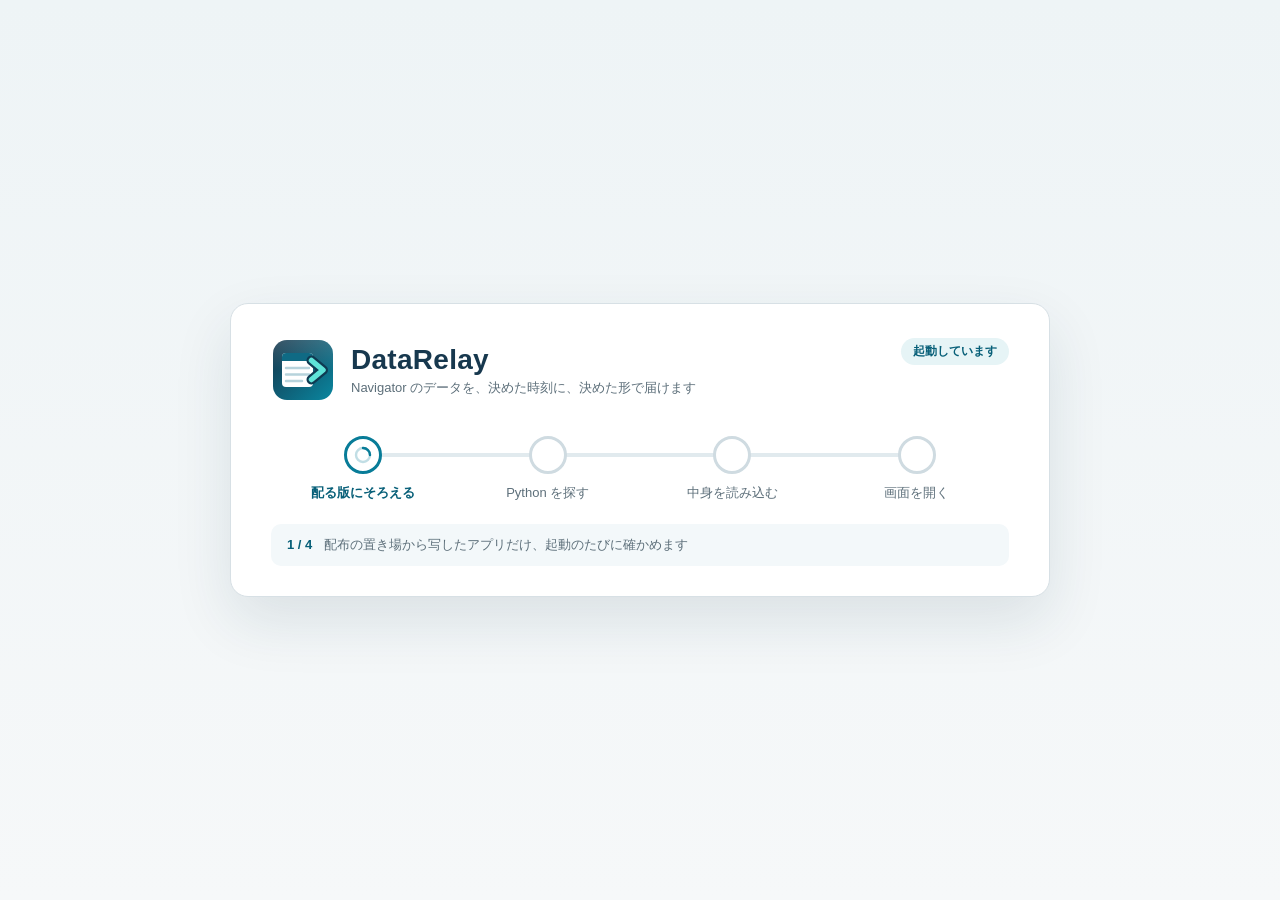
<file: desktop/splash/index.html>
<!doctype html>
<html lang="ja">
<head>
<meta charset="utf-8">
<title>DataRelay</title>
<!--
 起動画面（2.25.0。tests/ui-proposals/2026-11-brand.json の C を作った物）。
 窓（desktop/src/main.rs）が splash.step(id, state, detail) と splash.fail(title, detail) を呼ぶ。
 id は update・python・backend・open、state は now・ok・bad・wait・skip。読み込み前の分は窓がためておき、読み終わったら流す。
 4つの駅を線で繋ぎ、済んだ区間を青緑で塗る（アイコンの「表から送り出す」と同じ紺〜青緑）。
-->
<style>
:root{--navy:#17384e;--blue:#087c98;--blue2:#075f78;--ok:#087a57;--bad:#b93b32;--muted:#5d6f7a;--line:#d7e0e5}
*{box-sizing:border-box}html,body{height:100%}
body{margin:0;display:grid;place-items:center;background:linear-gradient(180deg,#eef4f6,#f6f8f9);color:var(--navy);font-family:"Yu Gothic UI",Meiryo,sans-serif}
.card{width:min(820px,90vw);background:#fff;border:1px solid var(--line);border-radius:18px;box-shadow:0 24px 60px #15384d1c;padding:34px 40px 30px}
.head{display:flex;align-items:center;gap:16px}.head h1{margin:0;font-size:28px;letter-spacing:.01em}.head p{margin:3px 0 0;color:var(--muted);font-size:13px}
.state{margin-left:auto;align-self:flex-start;padding:5px 12px;border-radius:14px;background:#e6f4f6;color:var(--blue2);font-size:12px;font-weight:700;white-space:nowrap}
.state.bad{background:#fff1ef;color:var(--bad)}
.track{display:grid;grid-template-columns:repeat(4,1fr);margin:34px 0 22px;position:relative}
.track:before{content:'';position:absolute;left:12.5%;right:12.5%;top:17px;height:4px;background:#e1eaee;border-radius:4px}
.fill{position:absolute;left:12.5%;top:17px;height:4px;width:0;background:linear-gradient(90deg,#0c839e,#20b5aa);border-radius:4px;transition:width .4s}
.st{text-align:center;position:relative;color:var(--muted);font-size:13px}
.st .d{width:38px;height:38px;margin:0 auto 10px;border-radius:50%;display:grid;place-items:center;background:#fff;border:3px solid #cfdbe1}.st svg{width:20px;height:20px}
.st.ok{color:var(--ok)}.st.ok .d{background:var(--ok);border-color:var(--ok);color:#fff}
.st.now{color:var(--blue2);font-weight:700}.st.now .d{border-color:var(--blue);color:var(--blue)}
.st.bad{color:var(--bad);font-weight:700}.st.bad .d{background:var(--bad);border-color:var(--bad);color:#fff}
.st.skip .d{border-style:dashed}
.detail{display:flex;gap:12px;align-items:baseline;background:#f3f8fa;border-radius:10px;padding:12px 16px;font-size:13px;color:var(--muted);word-break:break-all}
.detail b{flex:none;color:var(--blue2)}.detail.bad{background:#fff4f2;color:#7a2f29}.detail.bad b{color:var(--bad)}
.fail{display:none;margin-top:12px;border:1px solid #efc4bf;border-left:4px solid var(--bad);border-radius:10px;padding:14px 16px;background:#fff8f7}
.fail .fh{display:flex;justify-content:space-between;align-items:center;gap:10px}.fail .fh b{color:var(--bad);font-size:15px}
.fail pre{margin:10px 0 6px;white-space:pre-wrap;word-break:break-all;font:12px/1.6 Consolas,"Yu Gothic UI",monospace;color:#5c2a25}
.fail p{margin:0;font-size:12px;color:var(--muted)}
.copy{font:inherit;font-size:12px;font-weight:700;border:1px solid #e3b5b0;background:#fff;color:var(--bad);border-radius:7px;padding:6px 12px;cursor:pointer}
.copy:hover{background:#fff1ef}
.spin{animation:sp 1s linear infinite;transform-origin:50% 50%}@keyframes sp{to{transform:rotate(360deg)}}
</style>
</head>
<body>
<div class="card">
  <div class="head">
    <svg width="64" height="64" viewBox="0 0 256 256" aria-hidden="true"><defs><linearGradient id="g" x1="0" y1="0" x2="1" y2="1"><stop offset="0" stop-color="#143349"/><stop offset="1" stop-color="#0a87a0"/></linearGradient><linearGradient id="hl" x1="0" y1="0" x2="0" y2="1"><stop offset="0" stop-color="#fff" stop-opacity=".16"/><stop offset=".5" stop-color="#fff" stop-opacity="0"/></linearGradient></defs><rect x="8" y="8" width="240" height="240" rx="56" fill="url(#g)"/><rect x="8" y="8" width="240" height="240" rx="56" fill="url(#hl)"/><rect x="44" y="60" width="124" height="136" rx="16" fill="#fff"/><path d="M60 60h92a16 16 0 0 1 16 16v16H44V76a16 16 0 0 1 16-16z" fill="#0f6a84"/><path d="M60 120h92M60 146h92M60 172h64" stroke="#b7d3dc" stroke-width="10" stroke-linecap="round"/><path d="M162 90L208 128L162 166" stroke="#0f3a52" stroke-width="40" fill="none" stroke-linecap="round" stroke-linejoin="round"/><path d="M162 90L208 128L162 166" stroke="#5fe3d8" stroke-width="22" fill="none" stroke-linecap="round" stroke-linejoin="round"/></svg>
    <div><h1>DataRelay</h1><p>Navigator のデータを、決めた時刻に、決めた形で届けます</p></div>
    <span class="state" id="state"></span>
  </div>
  <div class="track" id="track"><div class="fill" id="fill"></div></div>
  <div class="detail" id="detail"><b></b><span></span></div>
  <div class="fail" id="fail"><div class="fh"><b></b><button class="copy" type="button" id="copy">内容を写す</button></div><pre></pre><p>直したら、アプリを開き直してください。</p></div>
</div>
<script>
const STEPS = [
  { id: 'update', label: '配る版にそろえる', hint: '配布の置き場から写したアプリだけ、起動のたびに確かめます' },
  { id: 'python', label: 'Python を探す', hint: 'ブラウザ版と同じ Python を使います' },
  { id: 'backend', label: '中身を読み込む', hint: '' },
  { id: 'open', label: '画面を開く', hint: '' },
];
const S = {};
STEPS.forEach((s) => { S[s.id] = { state: 'wait', detail: s.hint }; });
S.update.state = 'now';
let FAIL = null;
const ICON = {
  ok: '<svg viewBox="0 0 20 20"><path d="M5 10.5l3.2 3.2L15 6.8" fill="none" stroke="currentColor" stroke-width="2.4" stroke-linecap="round" stroke-linejoin="round"/></svg>',
  bad: '<svg viewBox="0 0 20 20"><path d="M10 5.5v5.5" stroke="currentColor" stroke-width="2.6" stroke-linecap="round"/><circle cx="10" cy="14.6" r="1.5" fill="currentColor"/></svg>',
  now: '<svg viewBox="0 0 20 20" class="spin"><circle cx="10" cy="10" r="7" fill="none" stroke="currentColor" stroke-opacity=".25" stroke-width="2.4"/><path d="M10 3a7 7 0 0 1 7 7" fill="none" stroke="currentColor" stroke-width="2.4" stroke-linecap="round"/></svg>',
  wait: '',
  skip: '<svg viewBox="0 0 20 20"><path d="M6 10h8" stroke="currentColor" stroke-width="2.4" stroke-linecap="round"/></svg>',
};
const track = document.getElementById('track');
STEPS.forEach((s) => {
  const el = document.createElement('div');
  el.className = 'st wait';
  el.id = s.id;
  el.innerHTML = '<div class="d"></div><span></span>';
  el.querySelector('span').textContent = s.label;
  track.appendChild(el);
});

function view() {
  const list = STEPS.map((s, i) => ({ ...s, ...S[s.id], n: i + 1 }));
  const bad = list.find((s) => s.state === 'bad');
  const cur = bad || list.find((s) => s.state === 'now') || list.find((s) => s.state === 'wait') || list[list.length - 1];
  const done = list.filter((s) => s.state === 'ok' || s.state === 'skip').length;
  const reached = list.reduce((a, s, i) => (s.state !== 'wait' ? i : a), 0);
  list.forEach((s) => {
    const el = document.getElementById(s.id);
    el.className = 'st ' + s.state;
    el.querySelector('.d').innerHTML = ICON[s.state] || '';
  });
  document.getElementById('fill').style.width = (reached / (list.length - 1)) * 75 + '%';
  const state = document.getElementById('state');
  state.className = 'state' + (bad ? ' bad' : '');
  state.textContent = bad ? '起動を止めました' : done === list.length ? '開いています' : '起動しています';
  // いまの駅の説明。駅の名前は線路に出ているので繰り返さず、何番目かと中身を出す
  const detail = document.getElementById('detail');
  detail.className = 'detail' + (bad ? ' bad' : '');
  detail.querySelector('b').textContent = `${cur.n} / ${list.length}`;
  detail.querySelector('span').textContent = cur.detail || (bad ? '止まりました' : '進めています…');
  const f = document.getElementById('fail');
  if (FAIL) {
    f.style.display = 'block';
    f.querySelector('b').textContent = FAIL.title;
    f.querySelector('pre').textContent = FAIL.detail;
  }
}

document.getElementById('copy').addEventListener('click', (e) => {
  const b = e.currentTarget;
  Promise.resolve()
    .then(() => navigator.clipboard.writeText(FAIL.title + '\n' + FAIL.detail))
    .then(() => { b.textContent = '写しました'; }, () => { b.textContent = '写せませんでした'; });
});

// 窓（Rust）から呼ばれる
window.splash = {
  step(id, state, detail) {
    if (!S[id]) return;
    S[id].state = state;
    if (detail !== undefined) S[id].detail = detail;
    view();
  },
  fail(title, detail) {
    FAIL = { title, detail };
    view();
  },
};
view();
</script>
</body>
</html>
</file>
